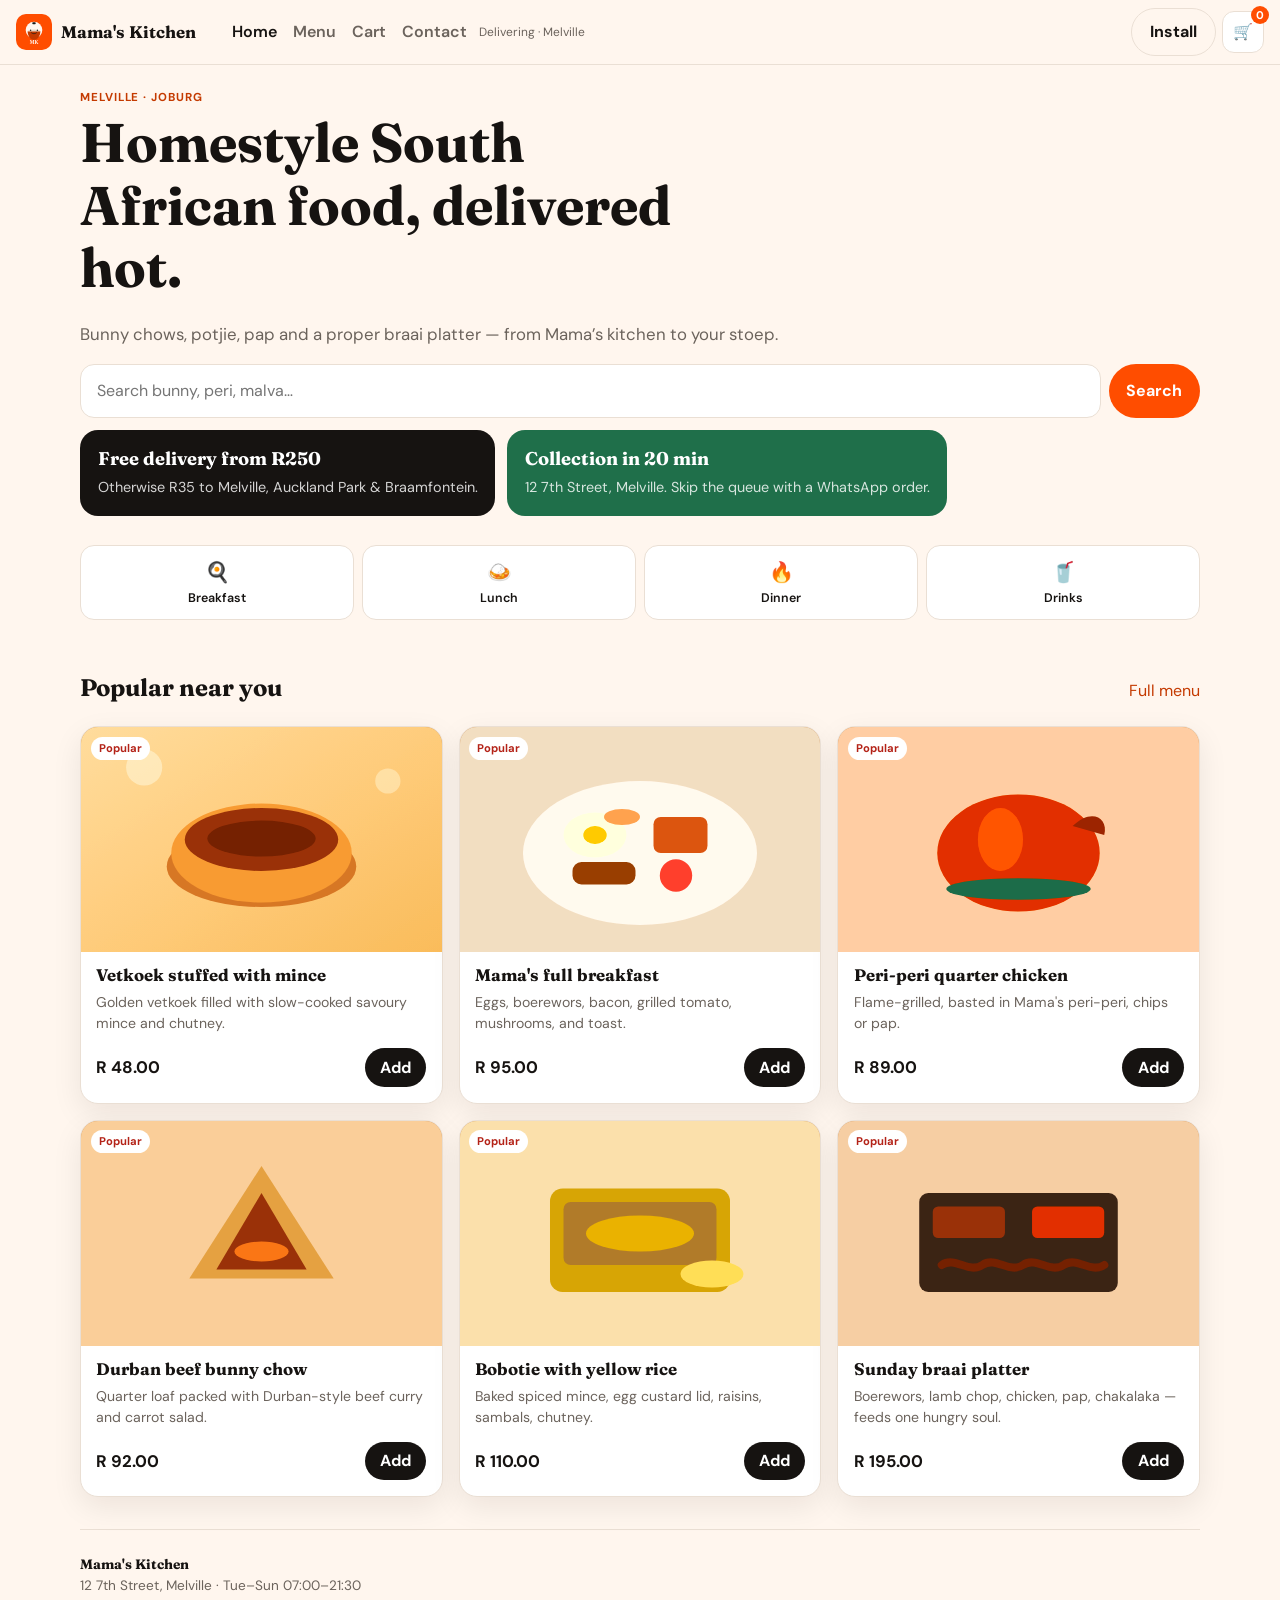
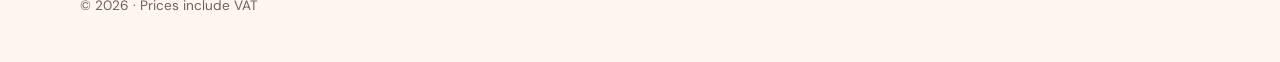
<file: mamas-kitchen/index.html>
<!DOCTYPE html>
<html lang="en-ZA">
  <head>
    <!-- SEO & PWA head: keep this block in sync across pages -->
    <meta charset="utf-8">
    <meta name="viewport" content="width=device-width, initial-scale=1, viewport-fit=cover">
    <title>Mama's Kitchen | Homestyle food in Melville, Johannesburg</title>
    <meta name="description" content="Order breakfast, lunch, dinner and drinks from Mama's Kitchen in Melville. Delivery and collection. Pay with PayFast or WhatsApp.">
    <meta name="theme-color" content="#ff4d00">
    <link rel="canonical" href="https://mamaskitchen.example/">
    <link rel="manifest" href="manifest.webmanifest">
    <link rel="icon" href="assets/icons/icon.svg" type="image/svg+xml">
    <link rel="apple-touch-icon" href="assets/icons/icon-192.png">
    <meta property="og:title" content="Mama's Kitchen">
    <meta property="og:description" content="Homestyle South African food, delivered hot across Melville and surrounds.">
    <meta property="og:type" content="restaurant">
    <meta property="og:locale" content="en_ZA">
    <link rel="preconnect" href="https://fonts.googleapis.com">
    <link rel="preconnect" href="https://fonts.gstatic.com" crossorigin>
    <link href="https://fonts.googleapis.com/css2?family=DM+Sans:wght@400;600;700&family=Fraunces:opsz,wght@9..144,700&display=swap" rel="stylesheet">
    <link rel="stylesheet" href="css/styles.css">
    <script type="application/ld+json">
      {
        "@context": "https://schema.org",
        "@type": "Restaurant",
        "name": "Mama's Kitchen",
        "servesCuisine": ["South African", "Cape Malay", "Braai"],
        "address": {
          "@type": "PostalAddress",
          "streetAddress": "12 7th Street",
          "addressLocality": "Melville",
          "addressRegion": "Gauteng",
          "postalCode": "2092",
          "addressCountry": "ZA"
        },
        "telephone": "+27114820190",
        "url": "https://mamaskitchen.example/",
        "priceRange": "R",
        "acceptsReservations": "False",
        "menu": "https://mamaskitchen.example/menu.html"
      }
    </script>
  </head>
  <body data-page="home">
    <a class="skip" href="#main">Skip to content</a>

    <!-- Top bar: logo, area, cart, install -->
    <header class="header">
      <a class="logo" href="index.html">
        <img src="assets/icons/icon.svg" alt="">
        Mama's Kitchen
      </a>
      <nav class="desktop-nav" aria-label="Primary">
        <a href="index.html" data-nav="home">Home</a>
        <a href="menu.html" data-nav="menu">Menu</a>
        <a href="cart.html" data-nav="cart">Cart</a>
        <a href="contact.html" data-nav="contact">Contact</a>
      </nav>
      <div class="header__meta">
        <small>Delivering · Melville</small>
      </div>
      <div class="header__actions">
        <button type="button" class="btn btn--ghost" data-install hidden>Install</button>
        <a class="icon-btn" href="cart.html" aria-label="Open cart">
          🛒
          <span class="badge" data-cart-count hidden>0</span>
        </a>
      </div>
    </header>

    <main id="main">
      <!-- Hero + search that jumps to the menu -->
      <section class="hero wrap">
        <p class="eyebrow">Melville · Joburg</p>
        <h1>Homestyle South African food, delivered hot.</h1>
        <p class="lede">Bunny chows, potjie, pap and a proper braai platter — from Mama’s kitchen to your stoep.</p>
        <form class="search" action="menu.html" method="get" role="search">
          <label class="visually-hidden" for="q" style="position:absolute;left:-999px">Search the menu</label>
          <input id="q" name="q" type="search" placeholder="Search bunny, peri, malva…" autocomplete="off">
          <button class="btn btn--primary" type="submit">Search</button>
        </form>
        <div class="promo" aria-label="Offers">
          <a href="menu.html">
            <h2>Free delivery from R250</h2>
            <p>Otherwise R35 to Melville, Auckland Park &amp; Braamfontein.</p>
          </a>
          <div class="tile tile--sage">
            <h2>Collection in 20 min</h2>
            <p>12 7th Street, Melville. Skip the queue with a WhatsApp order.</p>
          </div>
        </div>
        <nav class="cats" aria-label="Menu categories">
          <a class="cat" href="menu.html?cat=breakfast"><span>🍳</span>Breakfast</a>
          <a class="cat" href="menu.html?cat=lunch"><span>🍛</span>Lunch</a>
          <a class="cat" href="menu.html?cat=dinner"><span>🔥</span>Dinner</a>
          <a class="cat" href="menu.html?cat=drinks"><span>🥤</span>Drinks</a>
        </nav>
      </section>

      <section class="wrap">
        <header class="section-head">
          <h2>Popular near you</h2>
          <a href="menu.html">Full menu</a>
        </header>
        <div id="featured-grid" class="grid"></div>
        <noscript>
          <p>Turn on JavaScript to add dishes to your cart. Call 011 482 0190 to order.</p>
        </noscript>
      </section>
    </main>

    <footer class="footer wrap">
      <p><strong>Mama's Kitchen</strong><br>12 7th Street, Melville · Tue–Sun 07:00–21:30<br>© <span id="year"></span> · Prices include VAT</p>
    </footer>

    <!-- Phone tab bar — hidden on large screens via CSS -->
    <nav class="bottom-nav" aria-label="App">
      <a href="index.html" data-nav="home">🏠<br>Home</a>
      <a href="menu.html" data-nav="menu">🍽️<br>Menu</a>
      <a href="cart.html" data-nav="cart">🛒<br>Cart</a>
      <a href="contact.html" data-nav="contact">📞<br>Contact</a>
    </nav>

    <script src="js/data.js" defer></script>
    <script src="js/app.js" defer></script>
    <script src="js/home.js" defer></script>
  </body>
</html>
</file>
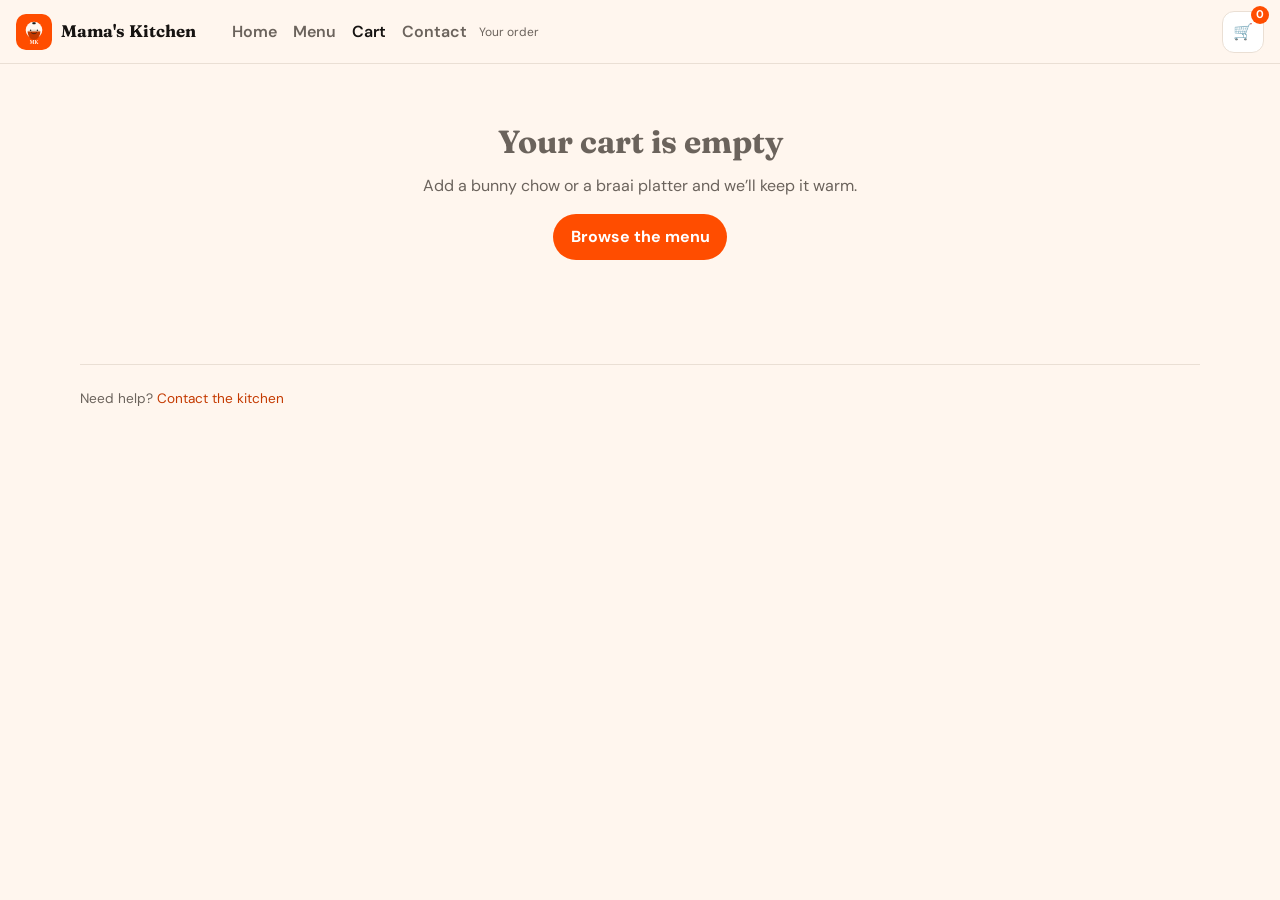
<file: mamas-kitchen/cart.html>
<!DOCTYPE html>
<html lang="en-ZA">
  <head>
    <meta charset="utf-8">
    <meta name="viewport" content="width=device-width, initial-scale=1, viewport-fit=cover">
    <title>Cart | Mama's Kitchen</title>
    <meta name="description" content="Review your Mama's Kitchen order, change quantities, and check out.">
    <meta name="theme-color" content="#ff4d00">
    <meta name="robots" content="noindex">
    <link rel="manifest" href="manifest.webmanifest">
    <link rel="icon" href="assets/icons/icon.svg" type="image/svg+xml">
    <link rel="apple-touch-icon" href="assets/icons/icon-192.png">
    <link rel="preconnect" href="https://fonts.googleapis.com">
    <link rel="preconnect" href="https://fonts.gstatic.com" crossorigin>
    <link href="https://fonts.googleapis.com/css2?family=DM+Sans:wght@400;600;700&family=Fraunces:opsz,wght@9..144,700&display=swap" rel="stylesheet">
    <link rel="stylesheet" href="css/styles.css">
  </head>
  <body data-page="cart">
    <a class="skip" href="#main">Skip to content</a>
    <header class="header">
      <a class="logo" href="index.html">
        <img src="assets/icons/icon.svg" alt="">
        Mama's Kitchen
      </a>
      <nav class="desktop-nav" aria-label="Primary">
        <a href="index.html" data-nav="home">Home</a>
        <a href="menu.html" data-nav="menu">Menu</a>
        <a href="cart.html" data-nav="cart">Cart</a>
        <a href="contact.html" data-nav="contact">Contact</a>
      </nav>
      <div class="header__meta"><small>Your order</small></div>
      <div class="header__actions">
        <a class="icon-btn" href="cart.html" aria-label="Open cart">🛒<span class="badge" data-cart-count hidden>0</span></a>
      </div>
    </header>
    <main id="main" class="page wrap">
      <div id="cart-root"></div>
    </main>
    <footer class="footer wrap">
      <p>Need help? <a href="contact.html">Contact the kitchen</a></p>
    </footer>
    <nav class="bottom-nav" aria-label="App">
      <a href="index.html" data-nav="home">🏠<br>Home</a>
      <a href="menu.html" data-nav="menu">🍽️<br>Menu</a>
      <a href="cart.html" data-nav="cart">🛒<br>Cart</a>
      <a href="contact.html" data-nav="contact">📞<br>Contact</a>
    </nav>
    <script src="js/data.js" defer></script>
    <script src="js/app.js" defer></script>
    <script src="js/cart-page.js" defer></script>
  </body>
</html>
</file>
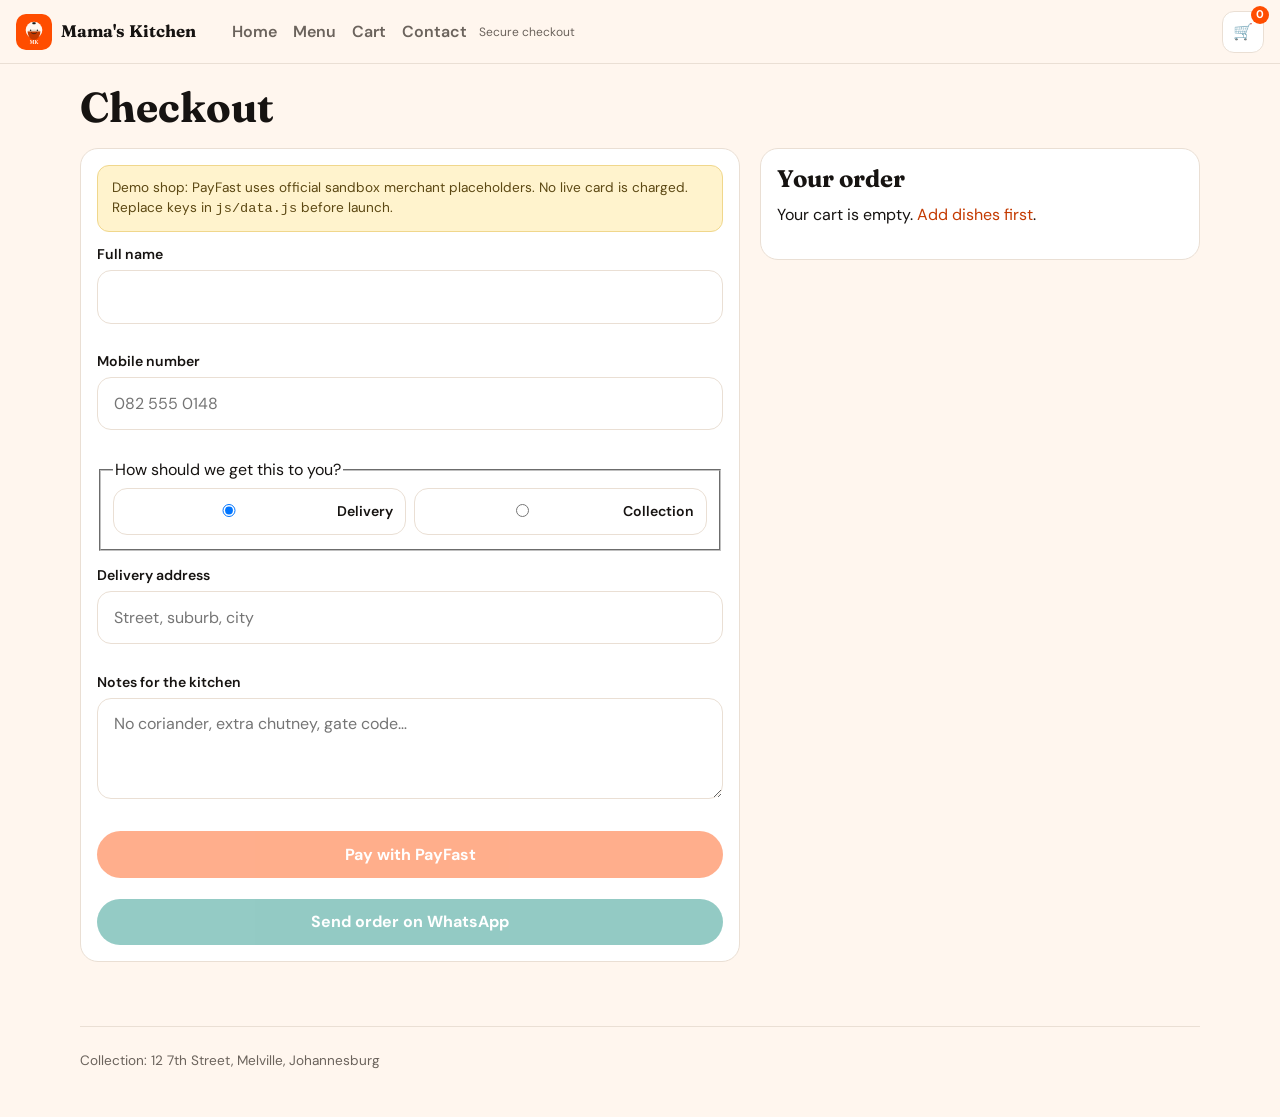
<file: mamas-kitchen/checkout.html>
<!DOCTYPE html>
<html lang="en-ZA">
  <head>
    <meta charset="utf-8">
    <meta name="viewport" content="width=device-width, initial-scale=1, viewport-fit=cover">
    <title>Checkout | Mama's Kitchen</title>
    <meta name="description" content="Pay with PayFast or send your Mama's Kitchen order on WhatsApp.">
    <meta name="theme-color" content="#ff4d00">
    <meta name="robots" content="noindex">
    <link rel="manifest" href="manifest.webmanifest">
    <link rel="icon" href="assets/icons/icon.svg" type="image/svg+xml">
    <link rel="apple-touch-icon" href="assets/icons/icon-192.png">
    <link rel="preconnect" href="https://fonts.googleapis.com">
    <link rel="preconnect" href="https://fonts.gstatic.com" crossorigin>
    <link href="https://fonts.googleapis.com/css2?family=DM+Sans:wght@400;600;700&family=Fraunces:opsz,wght@9..144,700&display=swap" rel="stylesheet">
    <link rel="stylesheet" href="css/styles.css">
  </head>
  <body data-page="checkout">
    <a class="skip" href="#main">Skip to content</a>
    <header class="header">
      <a class="logo" href="index.html">
        <img src="assets/icons/icon.svg" alt="">
        Mama's Kitchen
      </a>
      <nav class="desktop-nav" aria-label="Primary">
        <a href="index.html" data-nav="home">Home</a>
        <a href="menu.html" data-nav="menu">Menu</a>
        <a href="cart.html" data-nav="cart">Cart</a>
        <a href="contact.html" data-nav="contact">Contact</a>
      </nav>
      <div class="header__meta"><small>Secure checkout</small></div>
      <div class="header__actions">
        <a class="icon-btn" href="cart.html" aria-label="Open cart">🛒<span class="badge" data-cart-count hidden>0</span></a>
      </div>
    </header>

    <main id="main" class="page wrap">
      <h1 class="page-title">Checkout</h1>
      <div class="checkout">
        <!-- Customer details -->
        <form id="checkout-form" class="panel" novalidate>
          <p class="demo-note">Demo shop: PayFast uses official sandbox merchant placeholders. No live card is charged. Replace keys in <code>js/data.js</code> before launch.</p>
          <div class="field">
            <label for="name">Full name</label>
            <input id="name" name="name" autocomplete="name" required>
            <div class="field-error" data-error="name"></div>
          </div>
          <div class="field">
            <label for="phone">Mobile number</label>
            <input id="phone" name="phone" type="tel" inputmode="tel" autocomplete="tel" placeholder="082 555 0148" required>
            <div class="field-error" data-error="phone"></div>
          </div>
          <fieldset class="field">
            <legend>How should we get this to you?</legend>
            <div class="radios">
              <label><input type="radio" name="fulfilment" value="delivery" checked> Delivery</label>
              <label><input type="radio" name="fulfilment" value="collection"> Collection</label>
            </div>
          </fieldset>
          <div class="field" id="address-wrap">
            <label for="address">Delivery address</label>
            <input id="address" name="address" autocomplete="street-address" placeholder="Street, suburb, city">
            <div class="field-error" data-error="address"></div>
          </div>
          <div class="field">
            <label for="notes">Notes for the kitchen</label>
            <textarea id="notes" name="notes" rows="3" placeholder="No coriander, extra chutney, gate code…"></textarea>
          </div>
          <div class="pay-actions">
            <button class="btn btn--primary btn--block" type="submit" data-submit>Pay with PayFast</button>
            <button class="btn btn--wa btn--block" type="button" id="whatsapp-order" data-submit>Send order on WhatsApp</button>
          </div>
        </form>

        <aside>
          <div class="panel">
            <h2>Your order</h2>
            <div id="checkout-summary"></div>
          </div>
        </aside>
      </div>

      <!-- PayFast hosted checkout: fields filled in js/checkout.js then POSTed -->
      <form id="payfast-form" method="post" hidden>
        <input type="hidden" name="merchant_id">
        <input type="hidden" name="merchant_key">
        <input type="hidden" name="return_url">
        <input type="hidden" name="cancel_url">
        <input type="hidden" name="notify_url">
        <input type="hidden" name="name_first">
        <input type="hidden" name="cell_number">
        <input type="hidden" name="m_payment_id">
        <input type="hidden" name="amount">
        <input type="hidden" name="item_name">
        <input type="hidden" name="item_description">
        <input type="hidden" name="email_confirmation" value="1">
        <input type="hidden" name="confirmation_address" value="hello@mamaskitchen.co.za">
      </form>
    </main>

    <footer class="footer wrap">
      <p>Collection: 12 7th Street, Melville, Johannesburg</p>
    </footer>
    <nav class="bottom-nav" aria-label="App">
      <a href="index.html" data-nav="home">🏠<br>Home</a>
      <a href="menu.html" data-nav="menu">🍽️<br>Menu</a>
      <a href="cart.html" data-nav="cart">🛒<br>Cart</a>
      <a href="contact.html" data-nav="contact">📞<br>Contact</a>
    </nav>
    <script src="js/data.js" defer></script>
    <script src="js/app.js" defer></script>
    <script src="js/checkout.js" defer></script>
  </body>
</html>
</file>
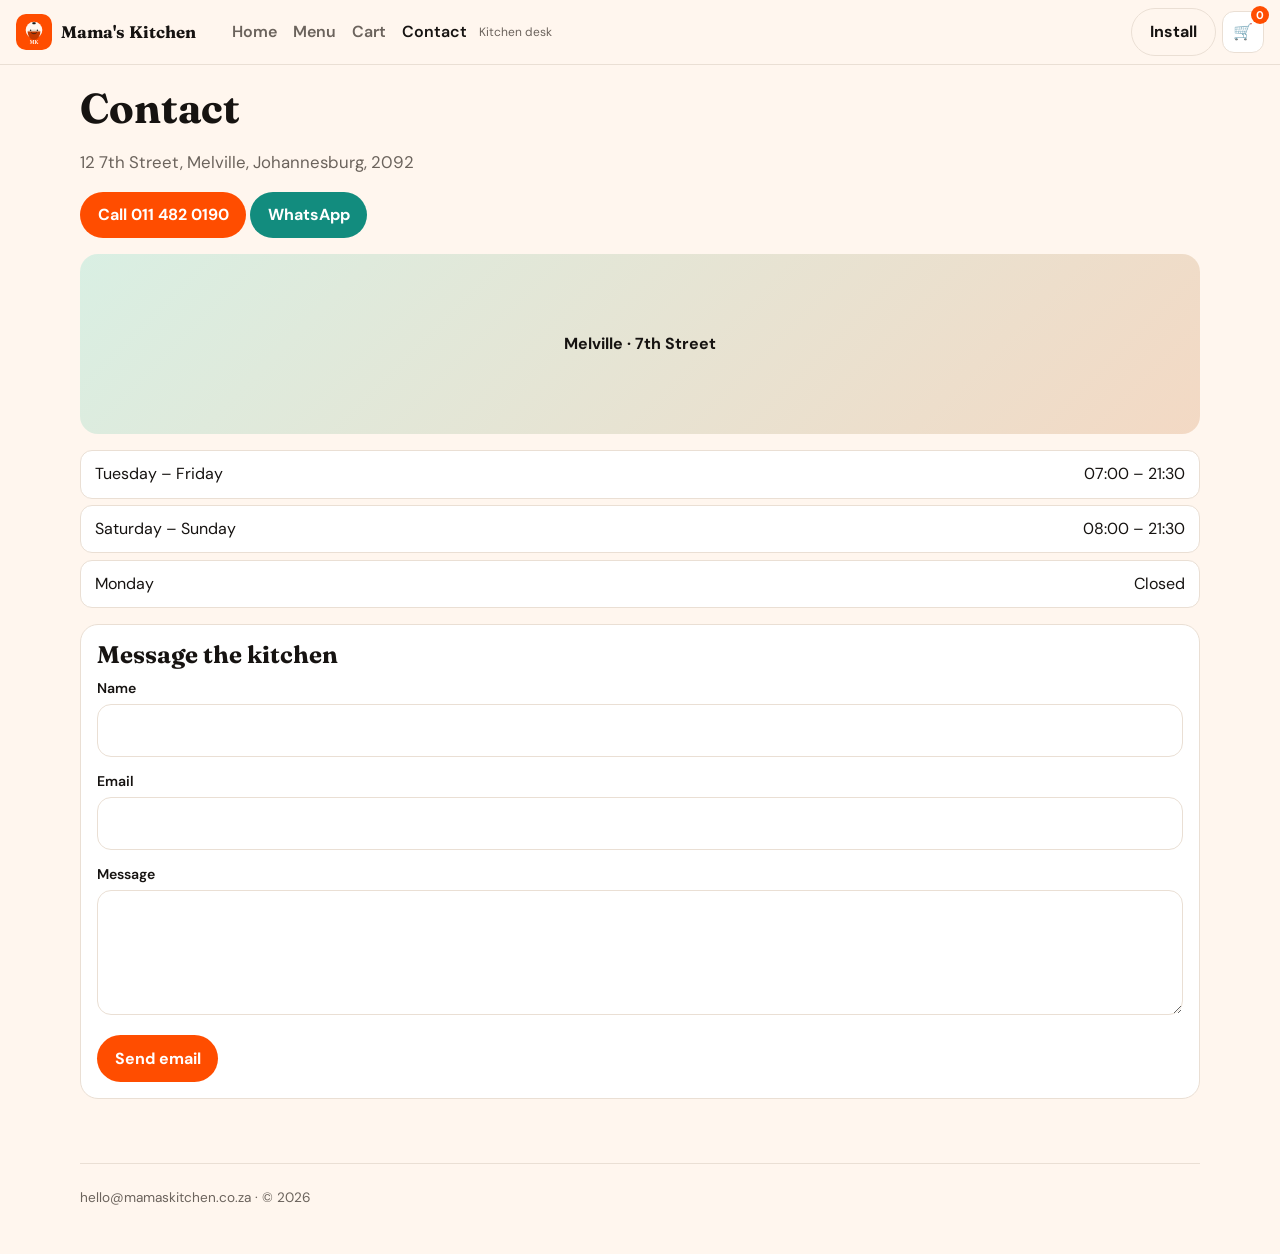
<file: mamas-kitchen/contact.html>
<!DOCTYPE html>
<html lang="en-ZA">
  <head>
    <meta charset="utf-8">
    <meta name="viewport" content="width=device-width, initial-scale=1, viewport-fit=cover">
    <title>Contact | Mama's Kitchen Melville</title>
    <meta name="description" content="Find Mama's Kitchen in Melville, Johannesburg. Hours, phone, WhatsApp, and a map pin.">
    <meta name="theme-color" content="#ff4d00">
    <link rel="canonical" href="https://mamaskitchen.example/contact.html">
    <link rel="manifest" href="manifest.webmanifest">
    <link rel="icon" href="assets/icons/icon.svg" type="image/svg+xml">
    <link rel="apple-touch-icon" href="assets/icons/icon-192.png">
    <link rel="preconnect" href="https://fonts.googleapis.com">
    <link rel="preconnect" href="https://fonts.gstatic.com" crossorigin>
    <link href="https://fonts.googleapis.com/css2?family=DM+Sans:wght@400;600;700&family=Fraunces:opsz,wght@9..144,700&display=swap" rel="stylesheet">
    <link rel="stylesheet" href="css/styles.css">
  </head>
  <body data-page="contact">
    <a class="skip" href="#main">Skip to content</a>
    <header class="header">
      <a class="logo" href="index.html">
        <img src="assets/icons/icon.svg" alt="">
        Mama's Kitchen
      </a>
      <nav class="desktop-nav" aria-label="Primary">
        <a href="index.html" data-nav="home">Home</a>
        <a href="menu.html" data-nav="menu">Menu</a>
        <a href="cart.html" data-nav="cart">Cart</a>
        <a href="contact.html" data-nav="contact">Contact</a>
      </nav>
      <div class="header__meta"><small>Kitchen desk</small></div>
      <div class="header__actions">
        <button type="button" class="btn btn--ghost" data-install hidden>Install</button>
        <a class="icon-btn" href="cart.html" aria-label="Open cart">🛒<span class="badge" data-cart-count hidden>0</span></a>
      </div>
    </header>

    <main id="main" class="page wrap">
      <h1 class="page-title">Contact</h1>
      <p class="lede">12 7th Street, Melville, Johannesburg, 2092</p>
      <p>
        <a class="btn btn--primary" href="tel:+27114820190">Call 011 482 0190</a>
        <a class="btn btn--wa" href="https://wa.me/27825550148">WhatsApp</a>
      </p>
      <div class="map-placeholder" role="img" aria-label="Map placeholder for Melville kitchen">Melville · 7th Street</div>
      <div class="hours">
        <div><span>Tuesday – Friday</span><span>07:00 – 21:30</span></div>
        <div><span>Saturday – Sunday</span><span>08:00 – 21:30</span></div>
        <div><span>Monday</span><span>Closed</span></div>
      </div>
      <form id="contact-form" class="panel">
        <h2>Message the kitchen</h2>
        <div class="field">
          <label for="cname">Name</label>
          <input id="cname" name="name" required>
        </div>
        <div class="field">
          <label for="cemail">Email</label>
          <input id="cemail" name="email" type="email" required>
        </div>
        <div class="field">
          <label for="cmessage">Message</label>
          <textarea id="cmessage" name="message" rows="4" required></textarea>
        </div>
        <button class="btn btn--primary" type="submit">Send email</button>
      </form>
    </main>

    <footer class="footer wrap">
      <p>hello@mamaskitchen.co.za · © <span id="year"></span></p>
    </footer>
    <nav class="bottom-nav" aria-label="App">
      <a href="index.html" data-nav="home">🏠<br>Home</a>
      <a href="menu.html" data-nav="menu">🍽️<br>Menu</a>
      <a href="cart.html" data-nav="cart">🛒<br>Cart</a>
      <a href="contact.html" data-nav="contact">📞<br>Contact</a>
    </nav>
    <script src="js/data.js" defer></script>
    <script src="js/app.js" defer></script>
    <script src="js/contact.js" defer></script>
  </body>
</html>
</file>
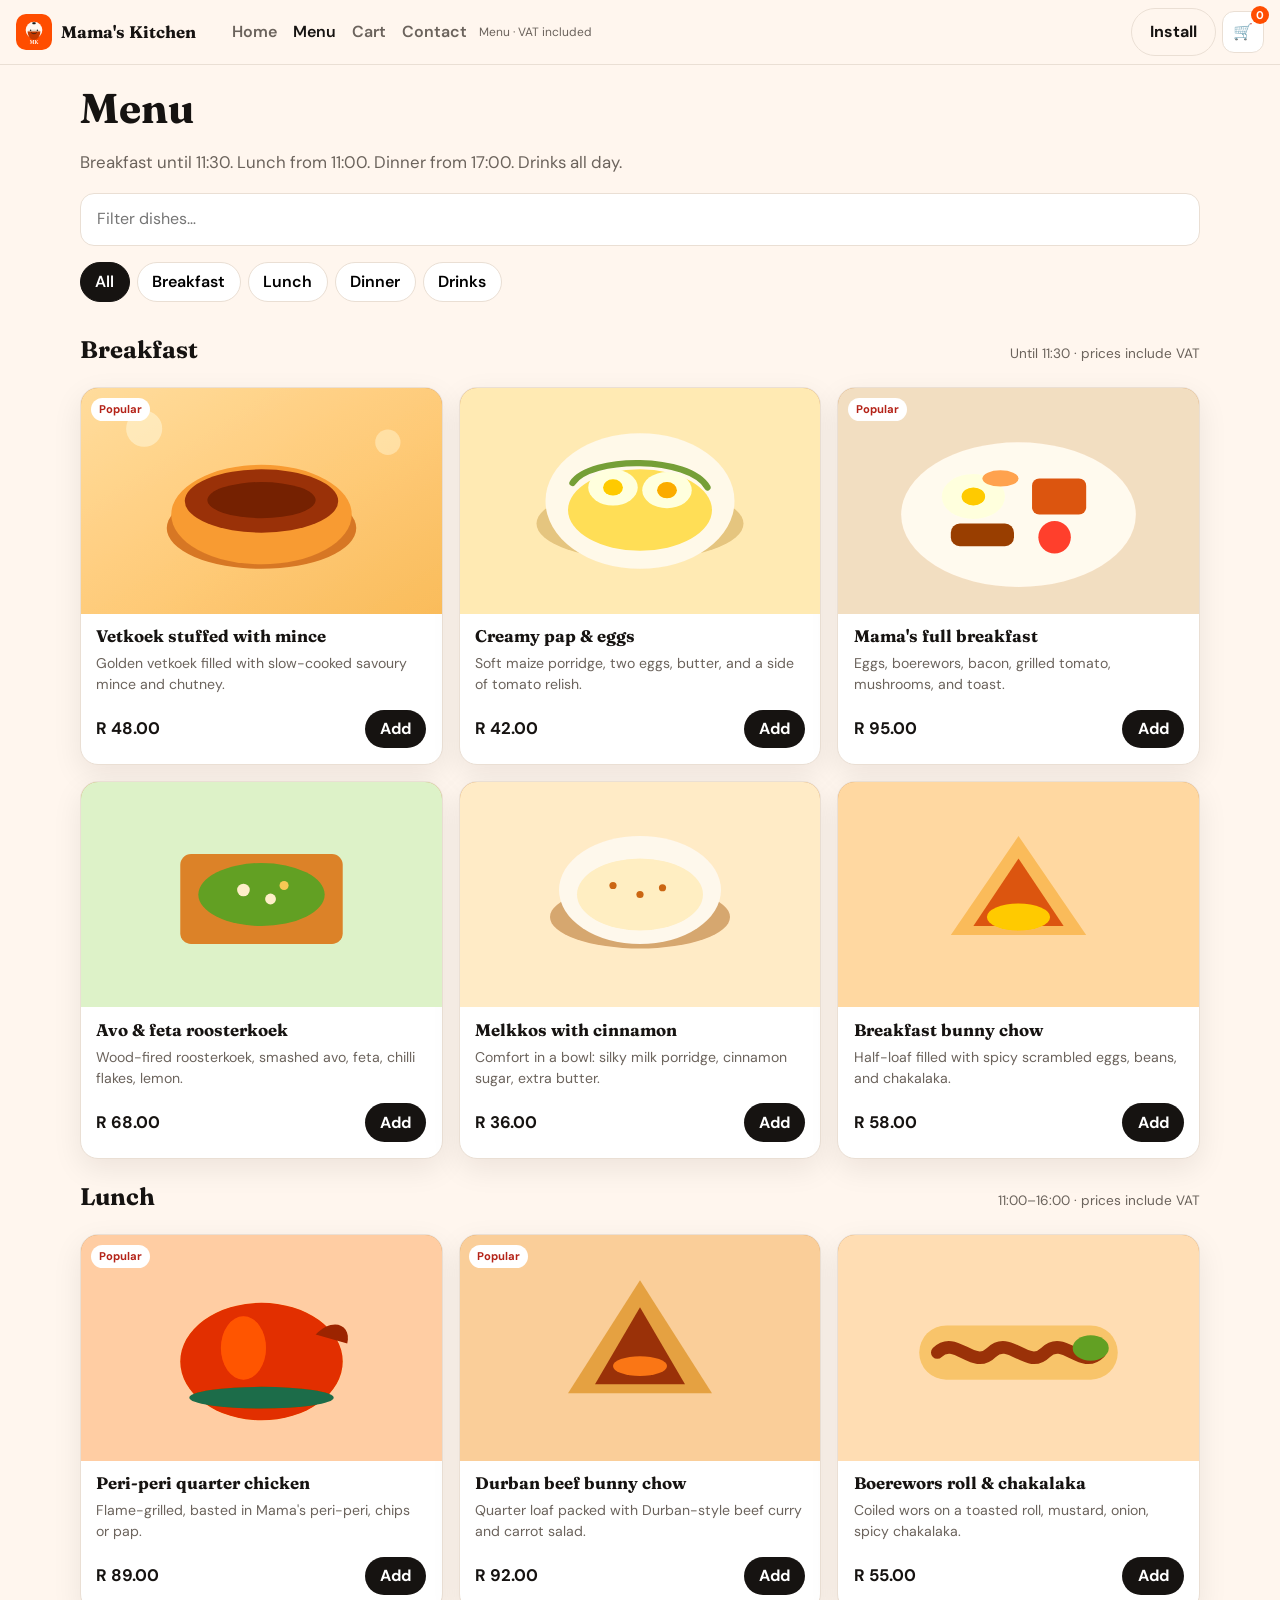
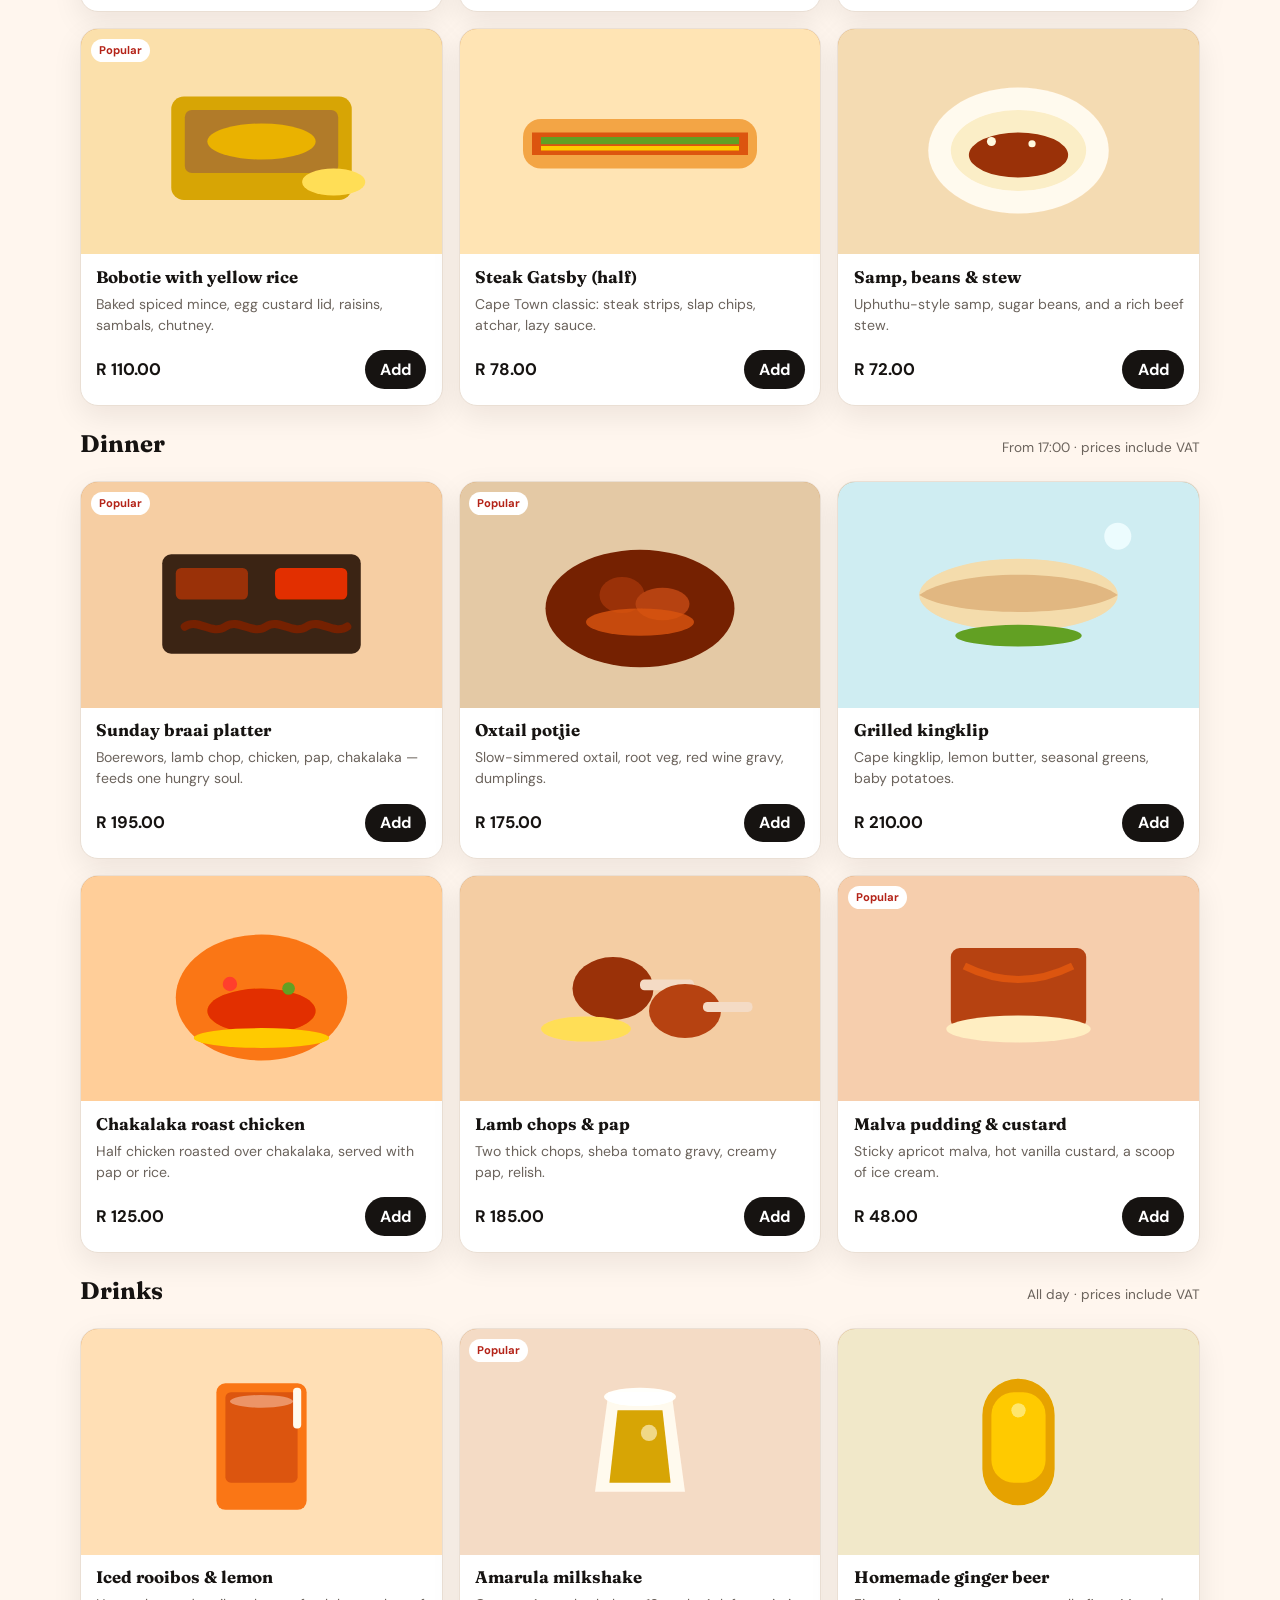
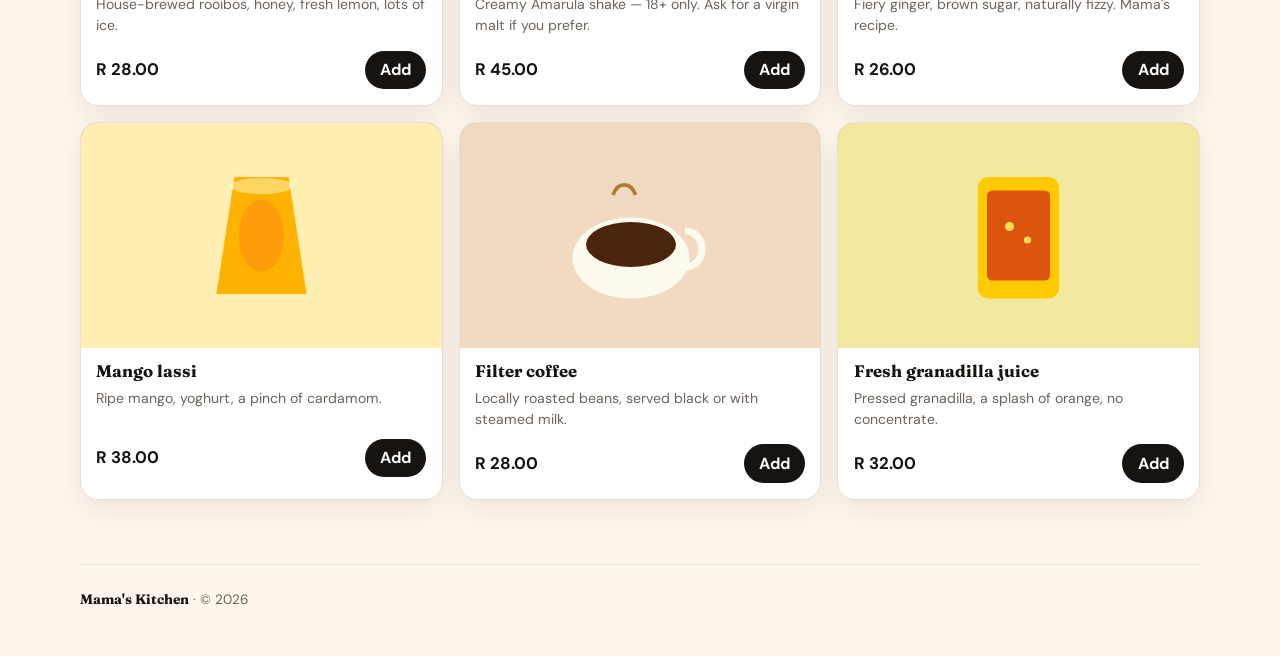
<file: mamas-kitchen/menu.html>
<!DOCTYPE html>
<html lang="en-ZA">
  <head>
    <meta charset="utf-8">
    <meta name="viewport" content="width=device-width, initial-scale=1, viewport-fit=cover">
    <title>Menu | Mama's Kitchen Melville</title>
    <meta name="description" content="Breakfast, lunch, dinner and drinks from Mama's Kitchen. Realistic Joburg prices, VAT included.">
    <meta name="theme-color" content="#ff4d00">
    <link rel="canonical" href="https://mamaskitchen.example/menu.html">
    <link rel="manifest" href="manifest.webmanifest">
    <link rel="icon" href="assets/icons/icon.svg" type="image/svg+xml">
    <link rel="apple-touch-icon" href="assets/icons/icon-192.png">
    <link rel="preconnect" href="https://fonts.googleapis.com">
    <link rel="preconnect" href="https://fonts.gstatic.com" crossorigin>
    <link href="https://fonts.googleapis.com/css2?family=DM+Sans:wght@400;600;700&family=Fraunces:opsz,wght@9..144,700&display=swap" rel="stylesheet">
    <link rel="stylesheet" href="css/styles.css">
  </head>
  <body data-page="menu">
    <a class="skip" href="#main">Skip to content</a>
    <header class="header">
      <a class="logo" href="index.html">
        <img src="assets/icons/icon.svg" alt="">
        Mama's Kitchen
      </a>
      <nav class="desktop-nav" aria-label="Primary">
        <a href="index.html" data-nav="home">Home</a>
        <a href="menu.html" data-nav="menu">Menu</a>
        <a href="cart.html" data-nav="cart">Cart</a>
        <a href="contact.html" data-nav="contact">Contact</a>
      </nav>
      <div class="header__meta"><small>Menu · VAT included</small></div>
      <div class="header__actions">
        <button type="button" class="btn btn--ghost" data-install hidden>Install</button>
        <a class="icon-btn" href="cart.html" aria-label="Open cart">🛒<span class="badge" data-cart-count hidden>0</span></a>
      </div>
    </header>

    <main id="main" class="page wrap">
      <h1 class="page-title">Menu</h1>
      <p class="lede">Breakfast until 11:30. Lunch from 11:00. Dinner from 17:00. Drinks all day.</p>
      <form class="search" role="search" onsubmit="return false">
        <label class="visually-hidden" for="menu-search" style="position:absolute;left:-999px">Filter dishes</label>
        <input id="menu-search" type="search" placeholder="Filter dishes…">
      </form>
      <!-- Sticky category chips -->
      <div id="category-chips" class="chips" role="tablist" aria-label="Categories"></div>
      <div id="menu-grid"></div>
      <noscript>
        <ul>
          <li>Vetkoek stuffed with mince — R48</li>
          <li>Durban beef bunny chow — R92</li>
          <li>Sunday braai platter — R195</li>
          <li>Iced rooibos &amp; lemon — R28</li>
        </ul>
        <p>Call 011 482 0190 to place an order without JavaScript.</p>
      </noscript>
    </main>

    <footer class="footer wrap">
      <p><strong>Mama's Kitchen</strong> · © <span id="year"></span></p>
    </footer>
    <nav class="bottom-nav" aria-label="App">
      <a href="index.html" data-nav="home">🏠<br>Home</a>
      <a href="menu.html" data-nav="menu">🍽️<br>Menu</a>
      <a href="cart.html" data-nav="cart">🛒<br>Cart</a>
      <a href="contact.html" data-nav="contact">📞<br>Contact</a>
    </nav>
    <script src="js/data.js" defer></script>
    <script src="js/app.js" defer></script>
    <script src="js/menu.js" defer></script>
  </body>
</html>
</file>
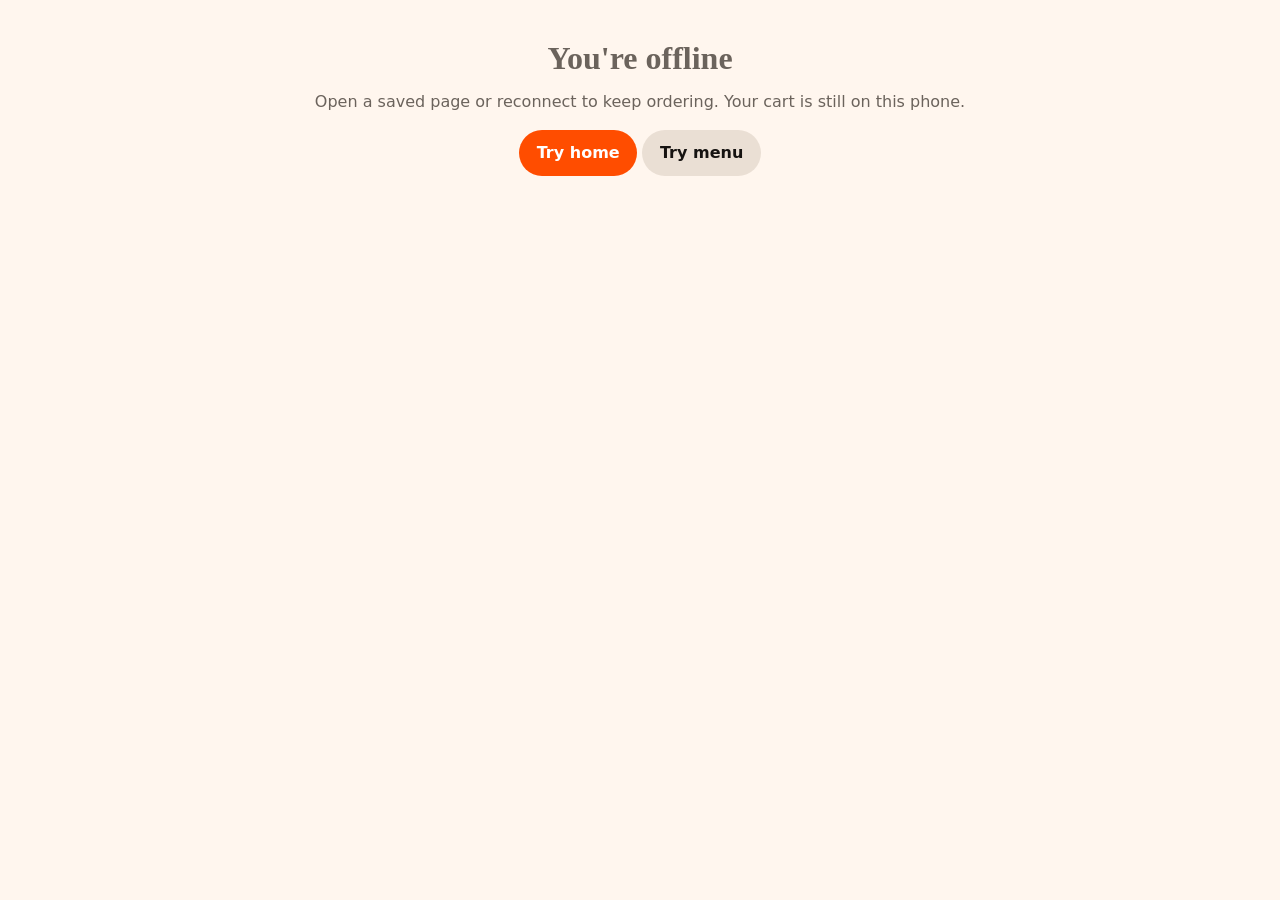
<file: mamas-kitchen/offline.html>
<!DOCTYPE html>
<html lang="en-ZA">
  <head>
    <meta charset="utf-8">
    <meta name="viewport" content="width=device-width, initial-scale=1">
    <title>You're offline | Mama's Kitchen</title>
    <meta name="theme-color" content="#ff4d00">
    <meta name="robots" content="noindex">
    <link rel="stylesheet" href="css/styles.css">
  </head>
  <body>
    <main class="page wrap empty-state">
      <h1>You're offline</h1>
      <p>Open a saved page or reconnect to keep ordering. Your cart is still on this phone.</p>
      <a class="btn btn--primary" href="index.html">Try home</a>
      <a class="btn" href="menu.html">Try menu</a>
    </main>
  </body>
</html>
</file>
<file: mamas-kitchen/css/styles.css>
/* ============================================================================
   Mama's Kitchen — mobile-first restaurant PWA
   Layout is phone-first (single column). Desktop widens the grid after 768px.
   ============================================================================ */

/* --- Tokens --- */
:root {
  --ink: #161311;
  --muted: #6b635c;
  --paper: #fff6ee;
  --card: #ffffff;
  --line: #eadfd4;
  --accent: #ff4d00;
  --accent-dark: #c43a00;
  --sage: #1f6f4a;
  --hot: #b42318;
  --shadow: 0 10px 30px rgba(22, 19, 17, 0.08);
  --radius: 18px;
  --nav-h: 64px;
  --bottom-nav: 72px;
  --max: 1120px;
  --font: "DM Sans", system-ui, -apple-system, "Segoe UI", sans-serif;
  --display: "Fraunces", Georgia, serif;
}

*,
*::before,
*::after {
  box-sizing: border-box;
}

html {
  scroll-behavior: smooth;
}

body {
  margin: 0;
  font-family: var(--font);
  color: var(--ink);
  background: var(--paper);
  line-height: 1.5;
  padding-bottom: calc(var(--bottom-nav) + env(safe-area-inset-bottom));
}

img {
  max-width: 100%;
  height: auto;
  display: block;
}

a {
  color: var(--accent-dark);
  text-decoration: none;
}

h1,
h2,
h3 {
  font-family: var(--display);
  line-height: 1.15;
  margin: 0 0 0.4em;
}

p {
  margin: 0 0 1em;
}

/* --- Skip link (keyboard / SEO accessibility) --- */
.skip {
  position: absolute;
  left: -999px;
  top: 0;
  background: var(--ink);
  color: #fff;
  padding: 0.6rem 1rem;
  z-index: 100;
}

.skip:focus {
  left: 0.5rem;
  top: 0.5rem;
}

/* --- Header --- */
.header {
  position: sticky;
  top: 0;
  z-index: 40;
  display: flex;
  align-items: center;
  gap: 0.75rem;
  min-height: var(--nav-h);
  padding: 0.5rem 1rem;
  background: rgba(255, 246, 238, 0.92);
  backdrop-filter: blur(12px);
  border-bottom: 1px solid var(--line);
}

.logo {
  display: flex;
  align-items: center;
  gap: 0.55rem;
  color: var(--ink);
  font-family: var(--display);
  font-weight: 700;
  font-size: 1.05rem;
}

.logo img {
  width: 36px;
  height: 36px;
  border-radius: 10px;
}

.header__meta {
  flex: 1;
  min-width: 0;
}

.header__meta small {
  display: block;
  color: var(--muted);
  font-size: 0.75rem;
}

.header__actions {
  display: flex;
  align-items: center;
  gap: 0.4rem;
}

.icon-btn {
  position: relative;
  width: 42px;
  height: 42px;
  border: 1px solid var(--line);
  border-radius: 12px;
  background: var(--card);
  color: var(--ink);
  display: grid;
  place-items: center;
  cursor: pointer;
}

.badge {
  position: absolute;
  top: -6px;
  right: -6px;
  min-width: 18px;
  height: 18px;
  padding: 0 5px;
  border-radius: 999px;
  background: var(--accent);
  color: #fff;
  font-size: 0.7rem;
  font-weight: 700;
  display: grid;
  place-items: center;
}

/* --- Layout --- */
.wrap {
  width: min(100% - 2rem, var(--max));
  margin-inline: auto;
}

.page {
  padding: 1.25rem 0 2rem;
}

.page-title {
  font-size: clamp(1.8rem, 5vw, 2.6rem);
}

.lede {
  color: var(--muted);
  font-size: 1.05rem;
}

.eyebrow {
  text-transform: uppercase;
  letter-spacing: 0.08em;
  font-size: 0.72rem;
  font-weight: 700;
  color: var(--accent-dark);
  margin-bottom: 0.35rem;
}

/* --- Hero --- */
.hero {
  padding: 1.5rem 0 0.5rem;
}

.hero h1 {
  font-size: clamp(2rem, 8vw, 3.4rem);
  max-width: 14ch;
}

.search {
  display: flex;
  gap: 0.5rem;
  margin: 1.1rem 0 0.8rem;
}

.search input,
.field input,
.field textarea,
.field select {
  width: 100%;
  border: 1px solid var(--line);
  border-radius: 14px;
  padding: 0.85rem 1rem;
  font: inherit;
  background: var(--card);
}

.search input:focus,
.field input:focus,
.field textarea:focus {
  outline: 2px solid var(--accent);
  outline-offset: 1px;
}

.promo {
  display: flex;
  gap: 0.75rem;
  overflow-x: auto;
  padding-bottom: 0.4rem;
  scroll-snap-type: x mandatory;
}

.promo a,
.promo .tile {
  min-width: 72%;
  scroll-snap-align: start;
  background: var(--ink);
  color: #fff;
  border-radius: var(--radius);
  padding: 1.1rem;
}

.promo .tile--sage {
  background: var(--sage);
}

.promo h2 {
  font-size: 1.15rem;
  color: inherit;
}

.promo p {
  margin: 0;
  color: rgba(255, 255, 255, 0.82);
  font-size: 0.9rem;
}

/* --- Category row --- */
.cats {
  display: grid;
  grid-template-columns: repeat(4, 1fr);
  gap: 0.5rem;
  margin: 1.4rem 0;
}

.cat {
  background: var(--card);
  border: 1px solid var(--line);
  border-radius: 14px;
  padding: 0.7rem 0.35rem;
  text-align: center;
  color: var(--ink);
  font-weight: 600;
  font-size: 0.78rem;
}

.cat span {
  display: block;
  font-size: 1.25rem;
  margin-bottom: 0.15rem;
}

/* --- Cards & grids --- */
.section-head {
  display: flex;
  justify-content: space-between;
  align-items: baseline;
  gap: 1rem;
  margin: 1.5rem 0 0.9rem;
}

.section-head p {
  margin: 0;
  color: var(--muted);
  font-size: 0.85rem;
}

.grid {
  display: grid;
  grid-template-columns: 1fr;
  gap: 1rem;
}

.card {
  background: var(--card);
  border-radius: var(--radius);
  overflow: hidden;
  box-shadow: var(--shadow);
  border: 1px solid var(--line);
}

.card__media {
  position: relative;
  aspect-ratio: 16 / 10;
  background: #c9843e;
}

.card__media img {
  width: 100%;
  height: 100%;
  object-fit: cover;
  filter: saturate(1.2) contrast(1.08);
}

.pill {
  position: absolute;
  top: 0.6rem;
  left: 0.6rem;
  background: #fff;
  color: var(--hot);
  font-size: 0.7rem;
  font-weight: 700;
  padding: 0.2rem 0.5rem;
  border-radius: 999px;
}

.card__body {
  padding: 0.85rem 0.95rem 1rem;
}

.card__title {
  font-size: 1.05rem;
}

.card__desc {
  color: var(--muted);
  font-size: 0.88rem;
  display: -webkit-box;
  -webkit-line-clamp: 2;
  -webkit-box-orient: vertical;
  overflow: hidden;
  min-height: 2.6em;
}

.card__row {
  display: flex;
  justify-content: space-between;
  align-items: center;
  margin-top: 0.5rem;
}

.price {
  font-weight: 700;
  font-size: 1.05rem;
}

/* --- Buttons --- */
.btn {
  display: inline-flex;
  align-items: center;
  justify-content: center;
  gap: 0.4rem;
  border: 0;
  border-radius: 999px;
  padding: 0.7rem 1.1rem;
  font: inherit;
  font-weight: 700;
  cursor: pointer;
  background: var(--line);
  color: var(--ink);
}

.btn--primary {
  background: var(--accent);
  color: #fff;
}

.btn--ghost {
  background: transparent;
  border: 1px solid var(--line);
}

.btn--wa {
  background: #128c7e;
  color: #fff;
}

.btn--add {
  background: var(--ink);
  color: #fff;
  padding: 0.45rem 0.95rem;
}

.btn--block {
  width: 100%;
  margin-top: 0.75rem;
}

.btn:disabled {
  opacity: 0.45;
  cursor: not-allowed;
}

.linkish {
  background: none;
  border: 0;
  color: var(--muted);
  font: inherit;
  cursor: pointer;
  text-decoration: underline;
}

/* --- Chips --- */
.chips {
  display: flex;
  gap: 0.45rem;
  overflow-x: auto;
  padding: 0.2rem 0 0.6rem;
  position: sticky;
  top: var(--nav-h);
  background: var(--paper);
  z-index: 20;
}

.chip {
  flex: 0 0 auto;
  border: 1px solid var(--line);
  background: var(--card);
  border-radius: 999px;
  padding: 0.45rem 0.9rem;
  font: inherit;
  font-weight: 600;
  cursor: pointer;
}

.chip.is-active {
  background: var(--ink);
  color: #fff;
  border-color: var(--ink);
}

/* --- Cart --- */
.cart-list {
  list-style: none;
  margin: 0 0 1.2rem;
  padding: 0;
  display: grid;
  gap: 0.75rem;
}

.cart-row {
  display: grid;
  grid-template-columns: 72px 1fr auto;
  gap: 0.75rem;
  background: var(--card);
  border: 1px solid var(--line);
  border-radius: var(--radius);
  padding: 0.7rem;
}

.cart-row img {
  width: 72px;
  height: 72px;
  object-fit: cover;
  border-radius: 12px;
}

.cart-row h2 {
  font-size: 1rem;
  margin: 0 0 0.15rem;
}

.cart-row p {
  margin: 0;
  color: var(--muted);
  font-size: 0.85rem;
}

.cart-row__side {
  display: flex;
  flex-direction: column;
  align-items: flex-end;
  justify-content: space-between;
}

.qty {
  display: inline-flex;
  align-items: center;
  gap: 0.45rem;
  margin-top: 0.45rem;
  border: 1px solid var(--line);
  border-radius: 999px;
  padding: 0.15rem;
}

.qty button {
  width: 32px;
  height: 32px;
  border: 0;
  border-radius: 999px;
  background: var(--paper);
  font-size: 1.1rem;
  cursor: pointer;
}

.summary,
.confirm-card {
  background: var(--card);
  border: 1px solid var(--line);
  border-radius: var(--radius);
  padding: 1rem;
}

.summary__row {
  display: flex;
  justify-content: space-between;
  margin: 0.35rem 0;
}

.summary__row--total {
  font-size: 1.15rem;
  font-weight: 700;
  margin-top: 0.7rem;
  padding-top: 0.7rem;
  border-top: 1px solid var(--line);
}

.hint {
  color: var(--muted);
  font-size: 0.82rem;
}

.mini-lines {
  list-style: none;
  padding: 0;
  margin: 0 0 0.8rem;
}

.mini-lines li {
  display: flex;
  justify-content: space-between;
  gap: 1rem;
  padding: 0.25rem 0;
  font-size: 0.92rem;
}

/* --- Forms --- */
.checkout {
  display: grid;
  gap: 1.2rem;
}

.panel {
  background: var(--card);
  border: 1px solid var(--line);
  border-radius: var(--radius);
  padding: 1rem;
}

.field {
  margin-bottom: 0.85rem;
}

.field label {
  display: block;
  font-weight: 600;
  font-size: 0.88rem;
  margin-bottom: 0.3rem;
}

.field-error {
  color: var(--hot);
  font-size: 0.8rem;
  min-height: 1.1em;
}

.radios {
  display: grid;
  grid-template-columns: 1fr 1fr;
  gap: 0.5rem;
}

.radios label {
  border: 1px solid var(--line);
  border-radius: 14px;
  padding: 0.75rem;
  display: flex;
  gap: 0.45rem;
  align-items: flex-start;
  font-weight: 600;
}

.demo-note {
  background: #fff3cd;
  border: 1px solid #f0d78c;
  color: #5c4813;
  border-radius: 12px;
  padding: 0.7rem 0.85rem;
  font-size: 0.85rem;
  margin-bottom: 0.8rem;
}

.pay-actions {
  display: grid;
  gap: 0.55rem;
}

/* --- Contact --- */
.hours {
  display: grid;
  gap: 0.4rem;
  margin: 1rem 0;
}

.hours div {
  display: flex;
  justify-content: space-between;
  background: var(--card);
  border-radius: 12px;
  padding: 0.7rem 0.9rem;
  border: 1px solid var(--line);
}

.map-placeholder {
  height: 180px;
  border-radius: var(--radius);
  background:
    linear-gradient(135deg, #d9efe3, #f3d9c4);
  display: grid;
  place-items: center;
  color: var(--ink);
  font-weight: 700;
  margin: 1rem 0;
}

/* --- Empty / toast --- */
.empty-state,
.empty {
  text-align: center;
  padding: 2.5rem 1rem;
  color: var(--muted);
}

.toast {
  position: fixed;
  left: 50%;
  bottom: calc(var(--bottom-nav) + 1rem);
  transform: translate(-50%, 120%);
  background: var(--ink);
  color: #fff;
  padding: 0.7rem 1.1rem;
  border-radius: 999px;
  z-index: 80;
  opacity: 0;
  transition: 0.25s ease;
}

.toast.is-visible {
  opacity: 1;
  transform: translate(-50%, 0);
}

/* --- Bottom nav (phone) --- */
.bottom-nav {
  position: fixed;
  left: 0;
  right: 0;
  bottom: 0;
  z-index: 50;
  display: grid;
  grid-template-columns: repeat(4, 1fr);
  background: #fff;
  border-top: 1px solid var(--line);
  padding: 0.35rem 0 calc(0.35rem + env(safe-area-inset-bottom));
}

.bottom-nav a {
  color: var(--muted);
  text-align: center;
  font-size: 0.68rem;
  font-weight: 600;
  padding: 0.25rem 0;
}

.bottom-nav a.is-active {
  color: var(--accent);
}

.bottom-nav svg {
  display: block;
  margin: 0 auto 0.1rem;
}

/* --- Footer --- */
.footer {
  margin-top: 2rem;
  padding: 1.5rem 0 2rem;
  color: var(--muted);
  font-size: 0.85rem;
  border-top: 1px solid var(--line);
}

.footer strong {
  color: var(--ink);
  font-family: var(--display);
}

/* --- Desktop --- */
@media (min-width: 768px) {
  .grid {
    grid-template-columns: repeat(2, 1fr);
  }

  .promo a,
  .promo .tile {
    min-width: 320px;
  }

  .checkout {
    grid-template-columns: 1.2fr 0.8fr;
    align-items: start;
  }

  .hero h1 {
    max-width: 16ch;
  }
}

@media (min-width: 1024px) {
  .grid {
    grid-template-columns: repeat(3, 1fr);
  }

  .bottom-nav {
    display: none;
  }

  body {
    padding-bottom: 0;
  }

  .header .desktop-nav {
    display: flex;
    gap: 1rem;
    margin-left: 1.5rem;
  }

  .desktop-nav a {
    color: var(--muted);
    font-weight: 600;
  }

  .desktop-nav a.is-active {
    color: var(--ink);
  }
}

.desktop-nav {
  display: none;
}

/* --- Reduced motion --- */
@media (prefers-reduced-motion: reduce) {
  html {
    scroll-behavior: auto;
  }

  .toast {
    transition: none;
  }
}
</file>
